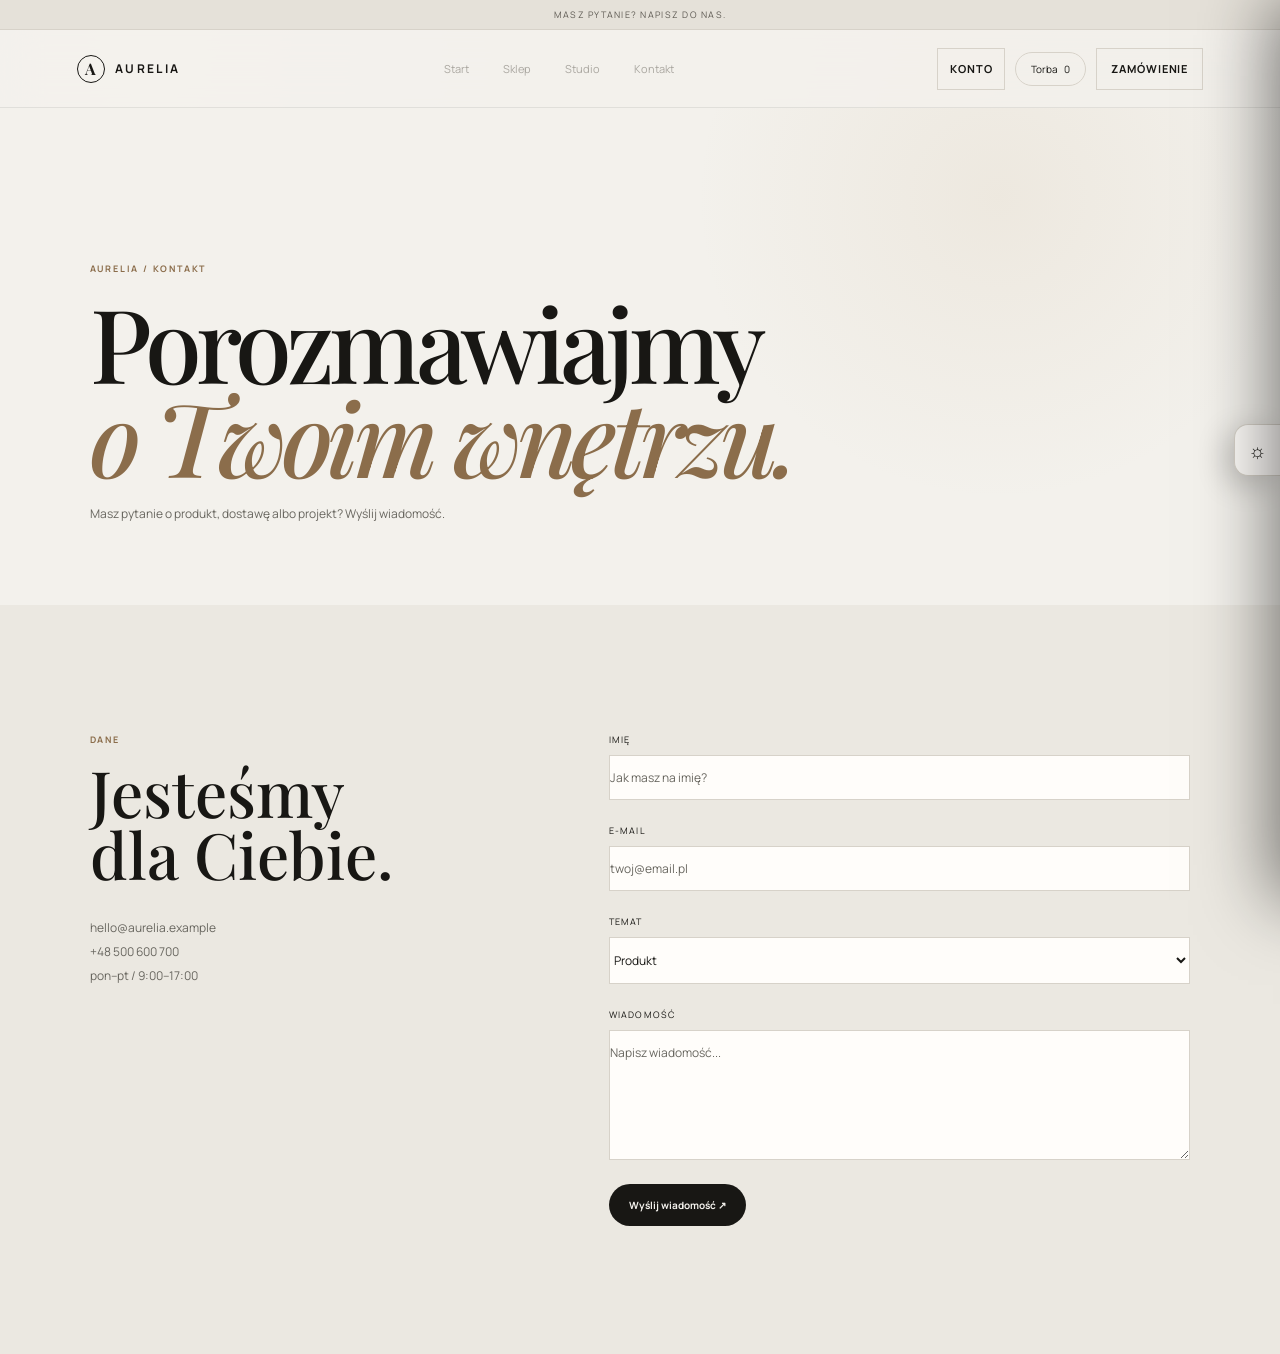
<file: contact.html>
<!doctype html><html lang="pl"><head><meta charset="utf-8"><meta name="viewport" content="width=device-width,initial-scale=1"><title>AURELIA — Kontakt</title><link rel="stylesheet" href="style.css?v=cartdrawer20260919"><link rel="preconnect" href="https://fonts.googleapis.com"><link href="https://fonts.googleapis.com/css2?family=Manrope:wght@400;500;600;700&family=Playfair+Display:wght@500;600&display=swap" rel="stylesheet">  <script>(function(){try{document.documentElement.dataset.theme=localStorage.getItem("aurelia-theme")||"light"}catch(e){document.documentElement.dataset.theme="light"}})();</script>
</head><body><div class="announcement">Masz pytanie? Napisz do nas.</div><header class="site-header"><a class="brand" href="index.html"><span class="brand-mark">A</span><span>AURELIA</span></a><nav class="desktop-nav"><a href="index.html">Start</a><a href="shop.html">Sklep</a><a href="about.html">Studio</a><a href="contact.html">Kontakt</a></nav><div class="header-actions"><a class="account-btn" href="account.html">Konto</a><button class="cart-btn" id="cartOpenButton" type="button" data-open-cart>Torba <span id="cartCount">0</span></button><a class="order-btn" href="checkout.html">Zamówienie</a><button class="menu-btn" data-menu><span></span><span></span></button></div></header><div class="mobile-menu" id="mobileMenu"><a href="account.html">Konto</a><a href="index.html">Start</a><a href="shop.html">Sklep</a><a href="about.html">Studio</a><a href="contact.html">Kontakt</a></div><main><section class="page-hero"><p class="eyebrow">AURELIA / KONTAKT</p><h1>Porozmawiajmy<br><em>o Twoim wnętrzu.</em></h1><p>Masz pytanie o produkt, dostawę albo projekt? Wyślij wiadomość.</p></section><section class="section contact-grid"><div><p class="eyebrow">Dane</p><h2>Jesteśmy<br>dla Ciebie.</h2><p class="contact-detail">hello@aurelia.example<br>+48 500 600 700<br>pon–pt / 9:00–17:00</p></div><form id="contactForm" class="contact-form"><label>Imię<input name="name" required placeholder="Jak masz na imię?"></label><label>E-mail<input type="email" name="email" required placeholder="twoj@email.pl"></label><label>Temat<select name="topic"><option>Produkt</option><option>Dostawa</option><option>Współpraca</option><option>Inne</option></select></label><label>Wiadomość<textarea name="message" required rows="6" placeholder="Napisz wiadomość..."></textarea></label><button class="btn btn-dark" type="submit">Wyślij wiadomość ↗</button></form></section></main><aside class="cart-drawer" id="cartDrawer"><div class="drawer-head"><h2>Twoja torba</h2><a href="#" data-close-cart aria-label="Zamknij">×</a></div><div id="cartItems" class="cart-items"></div><div class="cart-bottom"><div><span>Suma</span><strong id="cartTotal">0 zł</strong></div><button class="btn btn-dark checkout">Przejdź do zamówienia</button></div></aside><div class="drawer-backdrop" id="backdrop"></div><div class="toast" id="toast"></div>
  <button class="appearance-toggle" id="appearanceToggle" type="button" aria-label="Otwórz ustawienia wyglądu"><span>☼</span></button>
  <aside class="appearance-drawer" id="appearanceDrawer" aria-hidden="true">
    <div class="appearance-head"><div><p class="eyebrow">Wygląd</p><strong>Tryb strony</strong></div><button id="appearanceClose" type="button" aria-label="Zamknij">×</button></div>
    <button class="appearance-option" type="button" data-appearance="light"><span>☼</span><div><strong>Jasny</strong><small>Naturalny i lekki</small></div><i>✓</i></button>
    <button class="appearance-option" type="button" data-appearance="dark"><span>☾</span><div><strong>Ciemny</strong><small>Elegancki i spokojny</small></div><i>✓</i></button>
  </aside>
  <div class="appearance-backdrop" id="appearanceBackdrop"></div>
  <script src="appearance.js"></script>
  <script src="cart.js?v=cartfunctional20260919"></script>
  <script src="app.js?v=cartfunctional20260919"></script></body></html>
</file>
<file: style.css>
:root{
  --bg:#0b0b0a;--surface:#111110;--surface-2:#171715;--text:#eeeae2;
  --muted:#8e8b84;--line:#282824;--accent:#b59a78;--white:#fff;
}
*{box-sizing:border-box;margin:0;padding:0}
html{scroll-behavior:smooth}
body{font-family:"Manrope",sans-serif;background:var(--bg);color:var(--text);overflow-x:hidden}
body.no-scroll{overflow:hidden}
a{color:inherit;text-decoration:none}button,input,select,textarea{font:inherit}button{cursor:pointer}
.announcement{height:30px;background:#050505;color:#aaa69f;display:flex;justify-content:center;align-items:center;gap:14px;font-size:9px;letter-spacing:.14em;text-transform:uppercase}
.announcement span,.eyebrow{color:var(--accent)}
.site-header{height:78px;position:sticky;top:0;z-index:50;background:rgba(11,11,10,.88);backdrop-filter:blur(18px);display:flex;align-items:center;justify-content:space-between;padding:0 clamp(20px,6vw,90px);border-bottom:1px solid var(--line)}
.brand{display:flex;align-items:center;gap:10px;font-weight:700;letter-spacing:.2em;font-size:12px}
.brand-mark{display:grid;place-items:center;width:28px;height:28px;border:1px solid var(--text);border-radius:50%;font-family:"Playfair Display",serif;font-size:16px;letter-spacing:0}
.desktop-nav{display:flex;gap:34px;font-size:11px;color:#aaa7a0}.desktop-nav a,.footer-links a{transition:.25s}.desktop-nav a:hover,.footer-links a:hover{color:var(--accent)}
.header-actions{display:flex;gap:10px;align-items:center}.icon-btn,.cart-btn,.menu-btn{border:0;background:none;color:var(--text)}
.icon-btn{font-size:24px}.cart-btn{border:1px solid var(--line);padding:9px 15px;border-radius:999px;font-size:10px}.cart-btn span{margin-left:6px}.menu-btn{display:none;width:36px}.menu-btn span{display:block;height:1px;background:var(--text);margin:6px 0}.mobile-menu{display:none}
.hero{min-height:calc(100vh - 108px);display:grid;grid-template-columns:1fr 1.05fr;gap:clamp(35px,7vw,110px);align-items:center;padding:clamp(60px,8vw,110px) clamp(20px,7vw,100px)}
.hero-copy{max-width:620px}.eyebrow{text-transform:uppercase;letter-spacing:.2em;font-size:9px;font-weight:700}
.hero h1,.section-head h2,.feature-copy h2,.studio-copy h2,.newsletter h2,.page-hero h1,.shop-toolbar h2,.promo-box h2,.contact-grid h2{font-family:"Playfair Display",serif;font-weight:500}
.hero h1{font-size:clamp(54px,6.8vw,100px);line-height:.94;letter-spacing:-.055em;margin:22px 0 30px}.hero h1 em,h2 em{font-style:italic;color:var(--accent)}
.hero-text{max-width:500px;color:var(--muted);line-height:1.8;font-size:13px}.hero-actions{display:flex;align-items:center;gap:24px;margin-top:35px}
.btn{border:0;padding:14px 20px;border-radius:999px;display:inline-flex;align-items:center;justify-content:center;gap:16px;font-size:10px;font-weight:700;transition:.25s}.btn span{font-size:15px}.btn-dark{background:var(--text);color:#0b0b0a}.btn-dark:hover{background:#fff;transform:translateY(-2px)}.text-link{font-size:10px;border-bottom:1px solid #777;padding-bottom:5px}
.hero-visual{position:relative}.hero-image{height:min(690px,75vh);overflow:hidden;border-radius:2px}.hero-image img,.category-card img,.product-media img,.studio-image img{width:100%;height:100%;object-fit:cover}.hero-note{position:absolute;left:-30px;bottom:30px;background:var(--surface-2);padding:17px 20px;display:flex;gap:18px;box-shadow:0 15px 40px #000b}.hero-note span{color:var(--accent);font-size:9px}.hero-note p{font-family:"Playfair Display",serif;font-size:14px;line-height:1.2}.hero-orb{position:absolute;width:80px;height:80px;border-radius:50%;right:-25px;top:12%;background:#b59a7820}
.trust-strip{display:grid;grid-template-columns:repeat(4,1fr);border-block:1px solid var(--line);margin:0 clamp(20px,7vw,100px)}.trust-strip div{padding:25px 15px;display:flex;gap:14px;align-items:center;border-right:1px solid var(--line)}.trust-strip div:last-child{border:0}.trust-strip strong{font-family:"Playfair Display",serif;color:var(--accent);font-weight:500}.trust-strip span{font-size:10px;color:var(--muted)}
.section{padding:clamp(80px,10vw,145px) clamp(20px,7vw,100px)}.section-head{display:flex;justify-content:space-between;align-items:end;gap:30px;margin-bottom:50px}.section-head h2,.feature-copy h2,.studio-copy h2{font-size:clamp(38px,4.5vw,65px);line-height:1;letter-spacing:-.045em;margin-top:16px}.section-head>p{max-width:330px;color:var(--muted);font-size:11px;line-height:1.8}
.category-grid{display:grid;grid-template-columns:1.2fr 1fr 1fr;gap:12px}.category-card{height:410px;position:relative;overflow:hidden;background:var(--surface-2)}.category-card.tall{height:560px}.category-card img{transition:transform .8s;filter:saturate(.85)}.category-card:hover img{transform:scale(1.04)}.category-card:after{content:"";position:absolute;inset:0;background:linear-gradient(transparent 40%,#000b)}.category-card div{position:absolute;z-index:2;left:24px;bottom:24px;color:#fff}.category-card span{font-size:9px;color:#d0b28c}.category-card h3{font-family:"Playfair Display",serif;font-size:32px;font-weight:500;margin:5px 0}.category-card small{font-size:9px}
.products-section{padding-top:60px}.filter-toggle{background:none;color:var(--text);border:0;border-bottom:1px solid var(--text);font-size:10px;padding:5px}.filters{display:flex;gap:7px;margin:-20px 0 32px;overflow:auto}.filter{background:none;color:var(--muted);border:1px solid var(--line);border-radius:999px;padding:8px 14px;font-size:9px;white-space:nowrap}.filter.active,.filter:hover{background:var(--text);color:#0b0b0a;border-color:var(--text)}
.product-grid{display:grid;grid-template-columns:repeat(4,1fr);gap:14px}.product-card{min-width:0}.product-media{height:390px;background:var(--surface-2);position:relative;overflow:hidden}.product-media img{transition:.6s;filter:saturate(.85)}.product-card:hover .product-media img{transform:scale(1.035)}.tag{position:absolute;z-index:2;left:14px;top:14px;background:var(--text);color:#0b0b0a;border-radius:999px;padding:6px 10px;font-size:8px}.tag.muted{background:#2a2824;color:#c7b69d}.heart{position:absolute;z-index:3;right:14px;top:14px;border:1px solid #ffffff22;background:#111111d9;color:var(--text);width:34px;height:34px;border-radius:50%;font-size:17px}.heart.active{background:var(--text);color:#0b0b0a}
.product-info{display:flex;justify-content:space-between;gap:12px;padding:16px 2px 11px}.product-type{font-size:8px;text-transform:uppercase;letter-spacing:.13em;color:#77746e}.product-info h3{font-family:"Playfair Display",serif;font-size:20px;font-weight:500;margin-top:5px}.product-info>strong{font-size:11px;white-space:nowrap}.add-product{width:100%;border:1px solid var(--line);background:none;color:var(--text);padding:10px;border-radius:999px;font-size:9px;transition:.25s}.add-product:hover{background:var(--text);color:#0b0b0a}
.feature-section{background:var(--surface);display:grid;grid-template-columns:.85fr 1.15fr;align-items:center;min-height:700px;padding:100px clamp(20px,7vw,100px);gap:80px}.feature-copy{max-width:480px}.feature-copy>p:not(.eyebrow){color:var(--muted);font-size:12px;line-height:1.9;margin-top:25px}.feature-specs{display:flex;gap:8px;flex-wrap:wrap;margin-top:30px}.feature-specs span{border:1px solid var(--line);border-radius:999px;padding:8px 11px;font-size:8px;color:var(--muted)}
.viewer-wrap{display:flex;justify-content:center}.viewer{width:min(600px,100%);height:530px;background:#151513;position:relative;overflow:hidden;cursor:grab;user-select:none}.viewer:active{cursor:grabbing}.viewer-grid{position:absolute;inset:0;background:linear-gradient(#0000 49%,#ffffff08 50%),linear-gradient(90deg,#0000 49%,#ffffff08 50%);background-size:40px 40px;opacity:.3;transform:perspective(500px) rotateX(60deg) translateY(170px) scale(1.5)}
.chair-3d{position:absolute;width:250px;height:270px;left:50%;top:50%;transform:translate(-50%,-45%) rotateY(-15deg);transform-style:preserve-3d;transition:transform .08s}.chair-back{position:absolute;width:185px;height:175px;left:32px;top:0;background:linear-gradient(120deg,#51453a,#7b6a58);border-radius:70px 70px 20px 20px}.chair-seat{position:absolute;width:205px;height:75px;left:22px;top:145px;background:#685949;border-radius:30px;transform:rotateX(15deg)}.chair-arm{position:absolute;width:18px;height:120px;top:95px;background:#665542;border-radius:10px}.chair-arm.left{left:16px;transform:rotate(-8deg)}.chair-arm.right{right:12px;transform:rotate(8deg)}.chair-leg{position:absolute;width:11px;height:80px;background:#090908;top:202px;border-radius:0 0 7px 7px}.l1{left:40px}.l2{left:88px}.l3{right:88px}.l4{right:38px}.viewer-label{position:absolute;top:20px;left:20px;font-size:8px;letter-spacing:.18em}.drag-hint{position:absolute;bottom:20px;right:20px;font-size:8px;color:#666}
.quote-section{padding:clamp(100px,13vw,190px) 10%;text-align:center;background:var(--surface-2)}.quote-mark{font-family:"Playfair Display",serif;color:var(--accent);font-size:80px;height:55px}.quote-section blockquote{font-family:"Playfair Display",serif;font-size:clamp(32px,4.4vw,65px);line-height:1.1;letter-spacing:-.04em;max-width:1050px;margin:20px auto 30px}.quote-section>p{font-size:9px;color:#777;letter-spacing:.12em;text-transform:uppercase}
.studio-section{display:grid;grid-template-columns:1.1fr .9fr;align-items:center;gap:8%;background:var(--surface)}.studio-image{height:620px;overflow:hidden}.studio-copy{max-width:480px}.studio-copy>p:not(.eyebrow){color:var(--muted);line-height:1.9;font-size:12px;margin:28px 0}
.newsletter{display:grid;grid-template-columns:1fr 1fr;gap:50px;align-items:center}.newsletter h2{font-size:clamp(35px,4vw,55px);line-height:1.05;margin-top:15px}.newsletter form{display:flex;border-bottom:1px solid var(--line);padding-bottom:10px}.newsletter input{flex:1;border:0;outline:0;background:none;color:var(--text);font-size:12px}.newsletter input::placeholder{color:#666}.newsletter .btn{padding:12px 18px}.newsletter-message{font-size:10px;color:var(--accent);margin-top:12px}
footer{background:#050505;color:var(--text);padding:55px clamp(20px,7vw,100px) 25px}.footer-top{display:flex;justify-content:space-between;align-items:start;padding-bottom:70px}.footer-top .brand-mark{border-color:var(--text)}.footer-top p{color:#777;font-size:10px;line-height:1.8;text-align:right}.footer-links{display:flex;gap:25px;border-top:1px solid var(--line);padding-top:20px;flex-wrap:wrap;font-size:9px;color:#777}.footer-links span{margin-left:auto}
.search-overlay{position:fixed;inset:0;background:#090908f7;z-index:100;display:grid;place-items:center;opacity:0;visibility:hidden;transition:.3s}.search-overlay.open{opacity:1;visibility:visible}.search-overlay>div{width:min(700px,85%)}.search-overlay input{display:block;width:100%;border:0;border-bottom:1px solid var(--text);background:none;color:var(--text);outline:0;font-family:"Playfair Display",serif;font-size:clamp(35px,6vw,70px);padding:20px 0}.search-overlay #searchResult{font-size:10px;color:var(--muted);margin-top:15px}.close-overlay{position:absolute;right:5%;top:4%;border:0;background:none;color:var(--text);font-size:35px}
.cart-drawer{position:fixed;z-index:110;right:0;top:0;height:100vh;width:min(430px,100%);background:var(--surface-2);padding:30px;transform:translateX(100%);transition:.4s;display:flex;flex-direction:column}.cart-drawer.open{transform:translateX(0)}.drawer-head{display:flex;justify-content:space-between;border-bottom:1px solid var(--line);padding-bottom:20px}.drawer-head h2{font-family:"Playfair Display",serif;font-weight:500}.drawer-head button{border:0;background:none;color:var(--text);font-size:28px}.cart-items{flex:1;padding:20px 0;overflow:auto}.empty-cart{font-size:11px;color:#777}.cart-row{display:flex;gap:12px;padding:13px 0;border-bottom:1px solid var(--line)}.cart-row .cart-thumb{width:70px;height:70px;object-fit:cover}.cart-row h4{font-family:"Playfair Display",serif;font-weight:500}.cart-row p{font-size:9px;color:#777;margin-top:5px}.remove-item{margin-left:auto;border:0;background:none;color:#777}.cart-bottom{border-top:1px solid var(--line);padding-top:20px}.cart-bottom>div{display:flex;justify-content:space-between;margin-bottom:15px;font-size:11px}.cart-bottom .btn{width:100%}.drawer-backdrop{position:fixed;inset:0;background:#0009;z-index:105;opacity:0;visibility:hidden;transition:.3s}.drawer-backdrop.open{opacity:1;visibility:visible}.toast{position:fixed;bottom:25px;left:50%;transform:translate(-50%,20px);background:var(--text);color:#0b0b0a;padding:12px 18px;border-radius:999px;font-size:9px;opacity:0;z-index:200;transition:.3s;pointer-events:none}.toast.show{opacity:1;transform:translate(-50%,0)}
.reveal{opacity:1;transform:none;transition:opacity .7s,transform .7s}.reveal.visible{opacity:1;transform:none}
.page-hero{padding:clamp(90px,12vw,170px) clamp(20px,7vw,100px) 80px;background:var(--surface)}.page-hero h1{font-size:clamp(55px,8vw,105px);line-height:.92;letter-spacing:-.055em;margin:20px 0}.page-hero h1 em{font-style:italic;color:var(--accent)}.page-hero>p:last-child{max-width:520px;color:var(--muted);line-height:1.8;font-size:12px}
.shop-toolbar{display:flex;justify-content:space-between;gap:30px;align-items:end;margin-bottom:35px}.shop-toolbar h2{font-size:clamp(35px,4vw,55px)}.shop-toolbar .filters{margin:0}
.promo-box{background:var(--surface-2);display:flex;justify-content:space-between;align-items:center;gap:40px}.promo-box h2,.contact-grid h2{font-size:clamp(40px,5vw,70px);line-height:.98;margin:15px 0}.promo-box p:not(.eyebrow){color:var(--muted);max-width:550px;line-height:1.8;font-size:12px}
.values-grid{display:grid;grid-template-columns:repeat(3,1fr);gap:1px;background:var(--line)}.values-grid>div{background:var(--bg);padding:55px 35px;min-height:230px}.values-grid strong{color:var(--accent);font-family:"Playfair Display",serif;font-weight:500}.values-grid h3{font-family:"Playfair Display",serif;font-size:30px;font-weight:500;margin:20px 0 10px}.values-grid p{color:var(--muted);font-size:11px;line-height:1.8;max-width:320px}
.contact-grid{display:grid;grid-template-columns:.8fr 1.2fr;gap:12%;background:var(--surface)}.contact-detail{margin-top:30px;line-height:2;color:var(--muted);font-size:12px}.contact-form{display:grid;gap:24px}.contact-form label{display:grid;gap:9px;font-size:9px;text-transform:uppercase;letter-spacing:.12em}.contact-form input,.contact-form select,.contact-form textarea{border:0;border-bottom:1px solid var(--line);background:none;color:var(--text);outline:0;padding:13px 0;font-size:12px;resize:vertical}.contact-form select{cursor:pointer}.contact-form .btn{justify-self:start}.form-success{padding:35px;border:1px solid var(--line);background:var(--bg)}.form-success strong{font-family:"Playfair Display",serif;font-size:30px;font-weight:500}.form-success p{margin-top:10px;color:var(--muted);font-size:11px}.scroll-progress{position:fixed;left:0;top:0;height:2px;width:0;background:var(--accent);z-index:9999}
@media(max-width:900px){
 .desktop-nav{display:none}.menu-btn{display:block}.hero{grid-template-columns:1fr;padding-top:70px}.hero-copy{max-width:700px}.hero-visual{margin-top:20px}.hero-image{height:60vh}.hero-note{left:15px}
 .trust-strip{grid-template-columns:1fr 1fr}.trust-strip div:nth-child(2){border-right:0}.trust-strip div{border-bottom:1px solid var(--line)}
 .category-grid{grid-template-columns:1fr 1fr}.category-card.tall{height:450px}.category-card{height:350px}.category-card:first-child{grid-column:1/-1}
 .product-grid{grid-template-columns:1fr 1fr}.product-media{height:450px}.feature-section{grid-template-columns:1fr;gap:50px}.studio-section{grid-template-columns:1fr}.studio-image{height:500px}.newsletter{grid-template-columns:1fr}
 .mobile-menu{position:fixed;z-index:45;top:108px;left:0;right:0;background:var(--surface-2);padding:30px 25px;display:flex;flex-direction:column;gap:20px;transform:translateY(-120%);transition:.35s;border-bottom:1px solid var(--line)}.mobile-menu.open{transform:translateY(0)}
}
@media(max-width:700px){
 .shop-toolbar,.promo-box{align-items:flex-start;flex-direction:column}.shop-toolbar .filters{width:100%}.values-grid{grid-template-columns:1fr}.contact-grid{grid-template-columns:1fr;gap:50px}
 .page-hero{padding-top:80px}.promo-box{padding-top:80px;padding-bottom:80px}
}
@media(max-width:560px){
 .announcement{font-size:8px}.hero{min-height:auto;padding:65px 20px 80px}.hero h1{font-size:56px}.hero-actions{align-items:flex-start;flex-direction:column;gap:18px}.hero-image{height:55vh}.hero-note{bottom:15px}.hero-orb{right:-20px}
 .trust-strip{margin:0 20px;grid-template-columns:1fr}.trust-strip div{border-right:0}.section{padding:80px 20px}.section-head{align-items:start;flex-direction:column;margin-bottom:35px}
 .category-grid{grid-template-columns:1fr}.category-card,.category-card.tall{height:420px;grid-column:auto}.product-grid{grid-template-columns:1fr 1fr;gap:12px}.product-media{height:260px}.product-info{display:block}.product-info>strong{display:block;margin-top:7px}
 .feature-section{padding:80px 20px}.viewer{height:430px}.chair-3d{transform:translate(-50%,-45%) scale(.82)}.studio-image{height:380px}
 .footer-top{flex-direction:column;gap:30px}.footer-top p{text-align:left}.footer-links span{margin-left:0;width:100%}.newsletter form{display:block;border:0}.newsletter input{width:100%;border-bottom:1px solid var(--line);padding:15px 0}.newsletter .btn{margin-top:12px}.cart-btn{padding:8px 10px}
}

/* AURELIA appearance switcher */
.appearance-toggle{position:fixed;right:0;top:50%;transform:translateY(-50%);z-index:9999;width:46px;height:52px;border:1px solid var(--line);border-right:0;border-radius:14px 0 0 14px;background:var(--surface-2);color:var(--text);display:grid;place-items:center;cursor:pointer;box-shadow:-8px 8px 30px #0003;font:inherit;font-size:20px;transition:.25s}
.appearance-toggle:hover{width:52px;color:var(--accent)}
.appearance-drawer{position:fixed;right:0;top:0;bottom:0;z-index:10001;width:min(350px,90vw);padding:32px;background:var(--surface-2);color:var(--text);border-left:1px solid var(--line);box-shadow:-25px 0 70px #0008;transform:translateX(105%);transition:transform .35s ease}
.appearance-drawer.open{transform:translateX(0)}
.appearance-head{display:flex;align-items:flex-start;justify-content:space-between;padding-bottom:25px;border-bottom:1px solid var(--line)}
.appearance-head strong{display:block;font-family:"Playfair Display",serif;font-size:26px;font-weight:500;margin-top:8px}
.appearance-head button{border:0;background:none;color:var(--text);font-size:30px;line-height:1;cursor:pointer}
.appearance-option{width:100%;margin-top:12px;padding:17px;border:1px solid var(--line);background:transparent;color:var(--text);display:flex;align-items:center;gap:14px;text-align:left;cursor:pointer;font:inherit;transition:.2s}
.appearance-option>span{width:36px;height:36px;border:1px solid var(--line);border-radius:50%;display:grid;place-items:center}
.appearance-option div{flex:1}.appearance-option strong{display:block;font-size:11px}.appearance-option small{display:block;color:var(--muted);font-size:9px;margin-top:4px}.appearance-option i{font-style:normal;opacity:0;color:var(--accent)}
.appearance-option.active{border-color:var(--accent);background:#b59a7812}.appearance-option.active i{opacity:1}
.appearance-backdrop{position:fixed;inset:0;z-index:10000;background:#0008;opacity:0;visibility:hidden;transition:.25s}
.appearance-backdrop.open{opacity:1;visibility:visible}
html[data-theme="light"]{--bg:#f3f1ec;--surface:#ebe8e1;--surface-2:#fffdfa;--text:#181714;--muted:#68665f;--line:#d7d2c9;--accent:#8b6d4b}
html[data-theme="dark"]{--bg:#0b0b0a;--surface:#111110;--surface-2:#171715;--text:#eeeae2;--muted:#8e8b84;--line:#282824;--accent:#b59a78}
html[data-theme="light"] .announcement{background:#e5e1d9;color:#5f5b54}
html[data-theme="light"] .site-header{background:#f3f1ecd9}
html[data-theme="light"] footer{background:#171614}
html[data-theme="light"] .hero-image img,html[data-theme="light"] .category-card img,html[data-theme="light"] .product-media img,html[data-theme="light"] .studio-image img{filter:saturate(.8)}
html[data-theme="light"] .btn-dark{background:#181714;color:#f3f1ec}
@media(max-width:560px){.appearance-toggle{top:auto;bottom:110px}.appearance-drawer{width:min(350px,92vw)}}

/* AURELIA DAY / NIGHT SYSTEM
   One source of truth for the visual transformation.
*/

html[data-theme="light"]{
  --bg:#f3f1ec;
  --surface:#ebe8e1;
  --surface-2:#fffdfa;
  --text:#181714;
  --muted:#68665f;
  --line:#d7d2c9;
  --accent:#8b6d4b;
  --ambient:rgba(139,109,75,.10);
  --photo-filter:none;
}

html[data-theme="dark"]{
  --bg:#090d16;
  --surface:#111722;
  --surface-2:#171e2b;
  --text:#f3f0e8;
  --muted:#a1a7b3;
  --line:#2a3342;
  --accent:#c8ab7c;
  --ambient:rgba(91,125,177,.14);
  --photo-filter:brightness(.54) saturate(.72) contrast(1.08);
}

/* Core transition */
html[data-theme] body,
html[data-theme] .announcement,
html[data-theme] .site-header,
html[data-theme] .section,
html[data-theme] .feature-section,
html[data-theme] .studio-section,
html[data-theme] .newsletter,
html[data-theme] .quote-section,
html[data-theme] .page-hero,
html[data-theme] .trust-strip,
html[data-theme] .product-card,
html[data-theme] .promo-box,
html[data-theme] .values-grid>div,
html[data-theme] .contact-grid,
html[data-theme] footer,
html[data-theme] .viewer,
html[data-theme] .filters,
html[data-theme] .filter,
html[data-theme] input,
html[data-theme] select,
html[data-theme] textarea{
  transition:
    background-color .7s ease,
    color .7s ease,
    border-color .7s ease,
    box-shadow .7s ease;
}

/* DAY */
html[data-theme="light"] body{
  background:
    radial-gradient(circle at 12% 4%,rgba(255,255,255,.55),transparent 26%),
    radial-gradient(circle at 88% 12%,rgba(196,169,130,.12),transparent 24%),
    var(--bg);
  color:var(--text);
}

html[data-theme="light"] .announcement{
  background:#e5e1d9;
  color:#5f5b54;
  border-bottom:1px solid #d7d2c9;
}

html[data-theme="light"] .site-header{
  background:rgba(243,241,236,.88);
  border-bottom-color:rgba(24,23,20,.08);
}

html[data-theme="light"] footer{
  background:#171614;
  color:#eee9df;
}

html[data-theme="light"] .hero,
html[data-theme="light"] .page-hero{
  background:
    radial-gradient(circle at 78% 18%,rgba(196,169,130,.12),transparent 28%),
    var(--bg);
}

html[data-theme="light"] .hero-image,
html[data-theme="light"] .category-card,
html[data-theme="light"] .product-media,
html[data-theme="light"] .studio-image{
  box-shadow:0 18px 60px rgba(82,68,48,.08);
}

html[data-theme="light"] .hero-image img,
html[data-theme="light"] .category-card img,
html[data-theme="light"] .product-media img,
html[data-theme="light"] .studio-image img{
  filter:saturate(.88) contrast(1.02);
  transition:filter .7s ease,transform .8s ease;
}

html[data-theme="light"] .btn-dark{
  background:#181714;
  color:#f3f1ec;
  border-color:#181714;
}

/* NIGHT — environment */
html[data-theme="dark"] body{
  background:
    radial-gradient(circle at 12% 5%,rgba(72,104,157,.16),transparent 28%),
    radial-gradient(circle at 88% 16%,rgba(196,169,130,.09),transparent 24%),
    linear-gradient(180deg,#080c14 0%,#0b1019 42%,#080b11 100%);
  color:var(--text);
}

html[data-theme="dark"] .announcement{
  background:#070a10;
  color:#9fa7b4;
  border-bottom:1px solid #222b38;
  box-shadow:0 4px 30px rgba(35,65,105,.12);
}

html[data-theme="dark"] .site-header{
  background:rgba(8,12,20,.88);
  border-bottom-color:rgba(164,186,215,.12);
}

html[data-theme="dark"] .brand-mark{
  border-color:#596477;
}

html[data-theme="dark"] .hero,
html[data-theme="dark"] .page-hero{
  background:
    radial-gradient(circle at 76% 18%,rgba(103,137,190,.17),transparent 28%),
    linear-gradient(180deg,#0a0f19,#0b1018);
}

html[data-theme="dark"] .hero::before{
  content:"";
  position:absolute;
  inset:0;
  pointer-events:none;
  opacity:.6;
  background:
    radial-gradient(circle at 8% 16%,#eef4ff 0 1px,transparent 2px),
    radial-gradient(circle at 20% 8%,#cbd8eb 0 1px,transparent 2px),
    radial-gradient(circle at 34% 21%,#eef4ff 0 1px,transparent 2px),
    radial-gradient(circle at 49% 10%,#cbd8eb 0 1px,transparent 2px),
    radial-gradient(circle at 64% 19%,#eef4ff 0 1px,transparent 2px),
    radial-gradient(circle at 81% 9%,#eef4ff 0 1px,transparent 2px),
    radial-gradient(circle at 91% 25%,#cbd8eb 0 1px,transparent 2px);
}

html[data-theme="dark"] .trust-strip{
  background:#0e141e;
  border-color:#273140;
  box-shadow:inset 0 12px 30px rgba(0,0,0,.18),inset 0 -12px 30px rgba(0,0,0,.18);
}

html[data-theme="dark"] .trust-strip div{
  border-color:#273140;
}

html[data-theme="dark"] .section,
html[data-theme="dark"] .feature-section,
html[data-theme="dark"] .studio-section,
html[data-theme="dark"] .newsletter{
  background:
    linear-gradient(180deg,rgba(135,160,195,.025),transparent 45%),
    var(--surface);
}

html[data-theme="dark"] .quote-section{
  background:
    radial-gradient(circle at 50% 40%,rgba(196,169,130,.08),transparent 32%),
    #080c13;
  border-top:1px solid #252e3b;
  border-bottom:1px solid #252e3b;
}

html[data-theme="dark"] .category-card,
html[data-theme="dark"] .product-card,
html[data-theme="dark"] .viewer,
html[data-theme="dark"] .studio-image,
html[data-theme="dark"] .promo-box,
html[data-theme="dark"] .values-grid>div,
html[data-theme="dark"] .contact-grid{
  background:var(--surface);
}

html[data-theme="dark"] .product-card{
  border:1px solid rgba(164,186,215,.09);
}

html[data-theme="dark"] .product-card:hover{
  border-color:rgba(200,171,124,.38);
  box-shadow:0 24px 70px rgba(0,0,0,.34);
}

html[data-theme="dark"] .product-media{
  background:#0b1018;
}

html[data-theme="dark"] .filters{
  background:#0e141d;
  border-color:#2a3442;
}

html[data-theme="dark"] .filter{
  color:#a2a9b5;
}

html[data-theme="dark"] .filter.active{
  background:#eee8dc;
  color:#11151b;
}

html[data-theme="dark"] .btn-dark{
  background:#eee8dc;
  color:#11151b;
  border-color:#eee8dc;
}

html[data-theme="dark"] .btn-dark:hover{
  background:#c8ab7c;
  border-color:#c8ab7c;
  color:#10141a;
}

html[data-theme="dark"] .text-link{
  color:#d4d9e0;
}

html[data-theme="dark"] .text-link:after{
  background:#c8ab7c;
}

html[data-theme="dark"] .viewer-grid{
  opacity:.25;
}

html[data-theme="dark"] .viewer{
  background:
    radial-gradient(circle at 72% 18%,rgba(92,128,188,.18),transparent 34%),
    linear-gradient(180deg,#0a0f18,#070a10);
}

html[data-theme="dark"] .appearance-toggle{
  background:#151d29;
  border-color:#394658;
  color:#f0ece4;
  box-shadow:-8px 8px 35px rgba(0,0,0,.58);
}

html[data-theme="dark"] .appearance-drawer{
  background:#151b25;
  border-left-color:#354151;
  box-shadow:-25px 0 80px rgba(0,0,0,.7);
}

html[data-theme="dark"] .appearance-option{
  background:#0e141d;
  border-color:#303b4a;
}

html[data-theme="dark"] .appearance-option:hover{
  border-color:#7b8da8;
  background:#18212d;
}

html[data-theme="dark"] .appearance-option.active{
  background:rgba(200,171,124,.12);
  border-color:#c8ab7c;
}

html[data-theme="dark"] .search-overlay{
  background:rgba(5,8,13,.97);
}

html[data-theme="dark"] .cart-drawer{
  background:#151b25;
  border-left:1px solid #354151;
}

html[data-theme="dark"] .drawer-backdrop{
  background:rgba(0,0,0,.76);
}

html[data-theme="dark"] .mobile-menu{
  background:#111822;
  border-bottom-color:#354151;
}

html[data-theme="dark"] footer{
  background:#06080d;
  color:#eee9df;
  border-top:1px solid #202936;
}

html[data-theme="dark"] .footer-links{
  border-color:#252e3b;
}

html[data-theme="dark"] input,
html[data-theme="dark"] select,
html[data-theme="dark"] textarea{
  color:var(--text);
  background:var(--surface-2);
  border-color:var(--line);
}

html[data-theme="dark"] input::placeholder,
html[data-theme="dark"] textarea::placeholder{
  color:#727b89;
}

/* NIGHT — photography */
html[data-theme="dark"] .hero-image,
html[data-theme="dark"] .category-card,
html[data-theme="dark"] .product-media,
html[data-theme="dark"] .studio-image{
  background:#070b12;
  isolation:isolate;
}

html[data-theme="dark"] .hero-image img,
html[data-theme="dark"] .category-card img,
html[data-theme="dark"] .product-media img,
html[data-theme="dark"] .studio-image img{
  filter:var(--photo-filter);
  transition:filter .8s ease,transform .8s ease;
}

html[data-theme="dark"] .hero-image::after,
html[data-theme="dark"] .category-card::before,
html[data-theme="dark"] .product-media::after,
html[data-theme="dark"] .studio-image::after{
  content:"";
  position:absolute;
  inset:0;
  pointer-events:none;
  z-index:1;
  background:
    linear-gradient(180deg,rgba(14,23,38,.10),rgba(3,6,11,.46)),
    radial-gradient(circle at 72% 16%,rgba(108,145,201,.20),transparent 34%);
}

html[data-theme="dark"] .category-card::after{
  z-index:2;
  background:linear-gradient(transparent 25%,rgba(2,5,9,.78));
}

html[data-theme="dark"] .category-card div,
html[data-theme="dark"] .product-media .tag,
html[data-theme="dark"] .product-media .heart{
  z-index:3;
}

/* NIGHT — moon / ambient light */
html[data-theme="dark"] .hero-orb{
  opacity:.9;
  background:
    radial-gradient(circle at 35% 30%,#f1eee6 0 7%,transparent 8%),
    radial-gradient(circle,rgba(197,215,240,.18),rgba(108,145,201,.04) 62%,transparent 70%);
  box-shadow:0 0 42px rgba(154,184,225,.18);
}

/* Keep the decorative sky behind the content */
html[data-theme="dark"] .hero > *{
  position:relative;
  z-index:2;
}

/* Night typography */
html[data-theme="dark"] .eyebrow{
  color:#aab5c5;
}

html[data-theme="dark"] h1 em,
html[data-theme="dark"] h2 em{
  color:#c8ab7c;
}

html[data-theme="dark"] .hero-note{
  background:#151d29;
  border:1px solid #344052;
  box-shadow:0 16px 40px rgba(0,0,0,.3);
}

html[data-theme="dark"] .hero-note span{
  color:#c8ab7c;
}

/* Small screens */
@media(max-width:560px){
  html[data-theme="dark"] .hero::before{
    opacity:.35;
  }
}


/* Visibility safety */
.reveal{opacity:1!important;transform:none!important}
.hero-image img,.category-card img,.product-media img,.studio-image img,.checkout-item img,.cart-thumb{display:block;visibility:visible;opacity:1}
.contact-form input,.contact-form select,.contact-form textarea,.checkout-form input,.checkout-form select,.account-form input{display:block;visibility:visible;opacity:1;color:var(--text);background:var(--surface-2);border:1px solid var(--line)}
.contact-form input::placeholder,.contact-form textarea::placeholder,.checkout-form input::placeholder,.account-form input::placeholder{color:var(--muted);opacity:1}

/* AURELIA / CHECKOUT */
.checkout-page{padding-bottom:110px}.checkout-layout{width:min(1180px,calc(100% - 40px));margin:0 auto;display:grid;grid-template-columns:minmax(0,1.45fr) minmax(320px,.75fr);gap:28px;align-items:start}.checkout-form{display:grid;gap:18px}.checkout-card,.checkout-summary{background:var(--surface);border:1px solid var(--line);padding:28px;border-radius:2px}.checkout-card h2,.checkout-summary h2{margin:4px 0 22px;font-family:"Playfair Display",serif;font-weight:500}.form-grid{display:grid;grid-template-columns:1fr 1fr;gap:16px}.form-grid .full{grid-column:1/-1}.checkout-form label{display:grid;gap:8px;font-size:12px;color:var(--muted);font-weight:700}.checkout-form input,.checkout-form select{width:100%;box-sizing:border-box;border:1px solid var(--line);background:var(--surface-2);color:var(--text);padding:14px 15px;font:inherit;outline:none}.checkout-form input:focus,.checkout-form select:focus{border-color:var(--accent)}.checkout-note,.checkout-small{color:var(--muted);line-height:1.7;font-size:13px}.consent{display:flex!important;grid-template-columns:auto 1fr!important;align-items:start;gap:10px!important;font-weight:500!important}.consent input{width:auto!important;margin-top:2px}.checkout-submit{width:100%;justify-content:space-between}.checkout-summary{position:sticky;top:100px}.checkout-item{display:grid;grid-template-columns:58px 1fr auto;gap:12px;align-items:center;padding:12px 0;border-bottom:1px solid var(--line)}.checkout-item img{width:58px;height:58px;object-fit:cover}.checkout-item div{display:grid;gap:5px}.checkout-item span{font-size:11px;color:var(--muted)}.checkout-item b{font-size:13px}.summary-line,.summary-total{display:flex;justify-content:space-between;gap:20px;padding-top:16px}.summary-line{font-size:13px;color:var(--muted)}.summary-total{margin-top:12px;padding-top:20px;border-top:1px solid var(--line);font-size:17px}.checkout-empty{color:var(--muted);padding:20px 0}.checkout-success{padding:20px 0}.checkout-success h2{font-size:36px}.checkout-success p{color:var(--muted);line-height:1.7}.checkout-success .btn{display:inline-flex;margin-top:15px}@media(max-width:850px){.checkout-layout{grid-template-columns:1fr}.checkout-summary{position:static;grid-row:1}.form-grid{grid-template-columns:1fr}.form-grid .full{grid-column:auto}}


/* AURELIA / CART & ORDER NAV */
.order-btn{
  display:inline-flex;
  align-items:center;
  justify-content:center;
  min-height:42px;
  padding:0 14px;
  border:1px solid var(--line);
  color:var(--text);
  text-decoration:none;
  font-size:11px;
  font-weight:700;
  letter-spacing:.08em;
  text-transform:uppercase;
  transition:background .25s ease,border-color .25s ease,transform .25s ease;
}
.order-btn:hover{
  background:var(--surface-2);
  border-color:var(--text);
  transform:translateY(-1px);
}
.cart-bottom .checkout{width:100%;margin-top:14px;}
@media(max-width:700px){
  .header-actions{gap:6px;}
  .order-btn{padding:0 9px;font-size:9px;min-height:38px;}
  .cart-btn{padding:0 9px;font-size:9px;}
}

/* AURELIA / ACCOUNTS */
.account-page{padding-bottom:110px}.account-layout{width:min(1000px,calc(100% - 40px));margin:0 auto;display:grid;grid-template-columns:1.15fr .85fr;gap:24px;align-items:start}.account-card{background:var(--surface);border:1px solid var(--line);padding:30px}.account-tabs{display:grid;grid-template-columns:1fr 1fr;border-bottom:1px solid var(--line);margin-bottom:25px}.account-tab{border:0;background:transparent;color:var(--muted);padding:14px 8px;font:inherit;font-size:11px;font-weight:700;letter-spacing:.08em;text-transform:uppercase;cursor:pointer;border-bottom:2px solid transparent}.account-tab.active{color:var(--text);border-bottom-color:var(--accent)}.account-form{display:grid;gap:16px}.account-form label{display:grid;gap:8px;font-size:11px;color:var(--muted);font-weight:700}.account-form input{width:100%;border:1px solid var(--line);background:var(--surface-2);color:var(--text);padding:14px;font:inherit;outline:none}.account-form input:focus{border-color:var(--accent)}.account-form-grid{display:grid;grid-template-columns:1fr 1fr;gap:14px}.account-consent{display:flex!important;grid-template-columns:auto 1fr!important;align-items:start;gap:9px!important;font-weight:500!important}.account-consent input{width:auto}.account-link{border:0;background:none;color:var(--muted);font:inherit;font-size:11px;text-align:left;cursor:pointer}.account-link:hover{color:var(--text)}.account-message{min-height:22px;margin-top:4px;color:var(--muted);font-size:11px;line-height:1.6}.account-message.success{color:#6f7f55}.account-message.error{color:#a65b5b}.account-note{color:var(--muted);font-size:12px;line-height:1.7}.account-benefits h2{font-family:"Playfair Display",serif;font-weight:500;font-size:34px;margin:8px 0 28px}.account-benefits>div{display:grid;grid-template-columns:35px 1fr;gap:12px;padding:16px 0;border-top:1px solid var(--line);font-size:12px;line-height:1.6}.account-benefits strong{color:var(--accent)}.account-profile{width:min(1000px,calc(100% - 40px));margin:24px auto 0;background:var(--surface);border:1px solid var(--line);padding:28px;display:flex;align-items:center;justify-content:space-between;gap:20px}.account-profile h2{font-family:"Playfair Display",serif;font-weight:500;font-size:32px;margin:7px 0}.hidden{display:none!important}@media(max-width:800px){.account-layout{grid-template-columns:1fr}.account-benefits{display:none}}@media(max-width:560px){.account-layout,.account-profile{width:calc(100% - 40px)}.account-form-grid{grid-template-columns:1fr}.account-profile{align-items:flex-start;flex-direction:column}}

.account-btn{display:inline-flex;align-items:center;justify-content:center;min-height:42px;padding:0 12px;border:1px solid var(--line);color:var(--text);text-decoration:none;font-size:11px;font-weight:700;letter-spacing:.08em;text-transform:uppercase;transition:.25s}.account-btn:hover{border-color:var(--accent);color:var(--accent);background:var(--surface-2)}@media(max-width:700px){.account-btn{min-height:38px;padding:0 9px;font-size:9px}}

/* Cart drawer reliability */
body.no-scroll{overflow:hidden!important}
.cart-drawer{visibility:hidden;pointer-events:none}
.cart-drawer.open{visibility:visible;pointer-events:auto}
.drawer-backdrop{pointer-events:none}
.drawer-backdrop.open{pointer-events:auto}

/* Cart drawer fallback: opens via #cartDrawer even if JS fails */
.cart-drawer:target{transform:translateX(0);visibility:visible;pointer-events:auto}
.drawer-head a[data-close-cart]{border:0;background:none;color:var(--text);font-size:28px;text-decoration:none;line-height:1}
.cart-btn{text-decoration:none;display:inline-flex;align-items:center}


/* Premium cart quantity controls */
.cart-qty{
  display:inline-flex;
  align-items:center;
  gap:0;
  margin-top:10px;
  padding:3px;
  border:1px solid var(--line);
  border-radius:999px;
  background:var(--surface);
  box-shadow:0 4px 14px rgba(0,0,0,.06);
}
.cart-qty button{
  width:30px;
  height:30px;
  padding:0;
  border:0;
  border-radius:50%;
  display:grid;
  place-items:center;
  background:transparent;
  color:var(--text);
  font-family:inherit;
  font-size:18px;
  font-weight:500;
  line-height:1;
  cursor:pointer;
  transition:background .2s ease, color .2s ease, transform .15s ease;
}
.cart-qty button:hover{
  background:var(--text);
  color:var(--surface-2);
  transform:scale(1.06);
}
.cart-qty button:active{
  transform:scale(.94);
}
.cart-qty span{
  min-width:30px;
  text-align:center;
  color:var(--text);
  font-size:12px;
  font-weight:600;
  user-select:none;
}
html[data-theme="dark"] .cart-qty{
  box-shadow:0 4px 16px rgba(0,0,0,.22);
}
</file>
